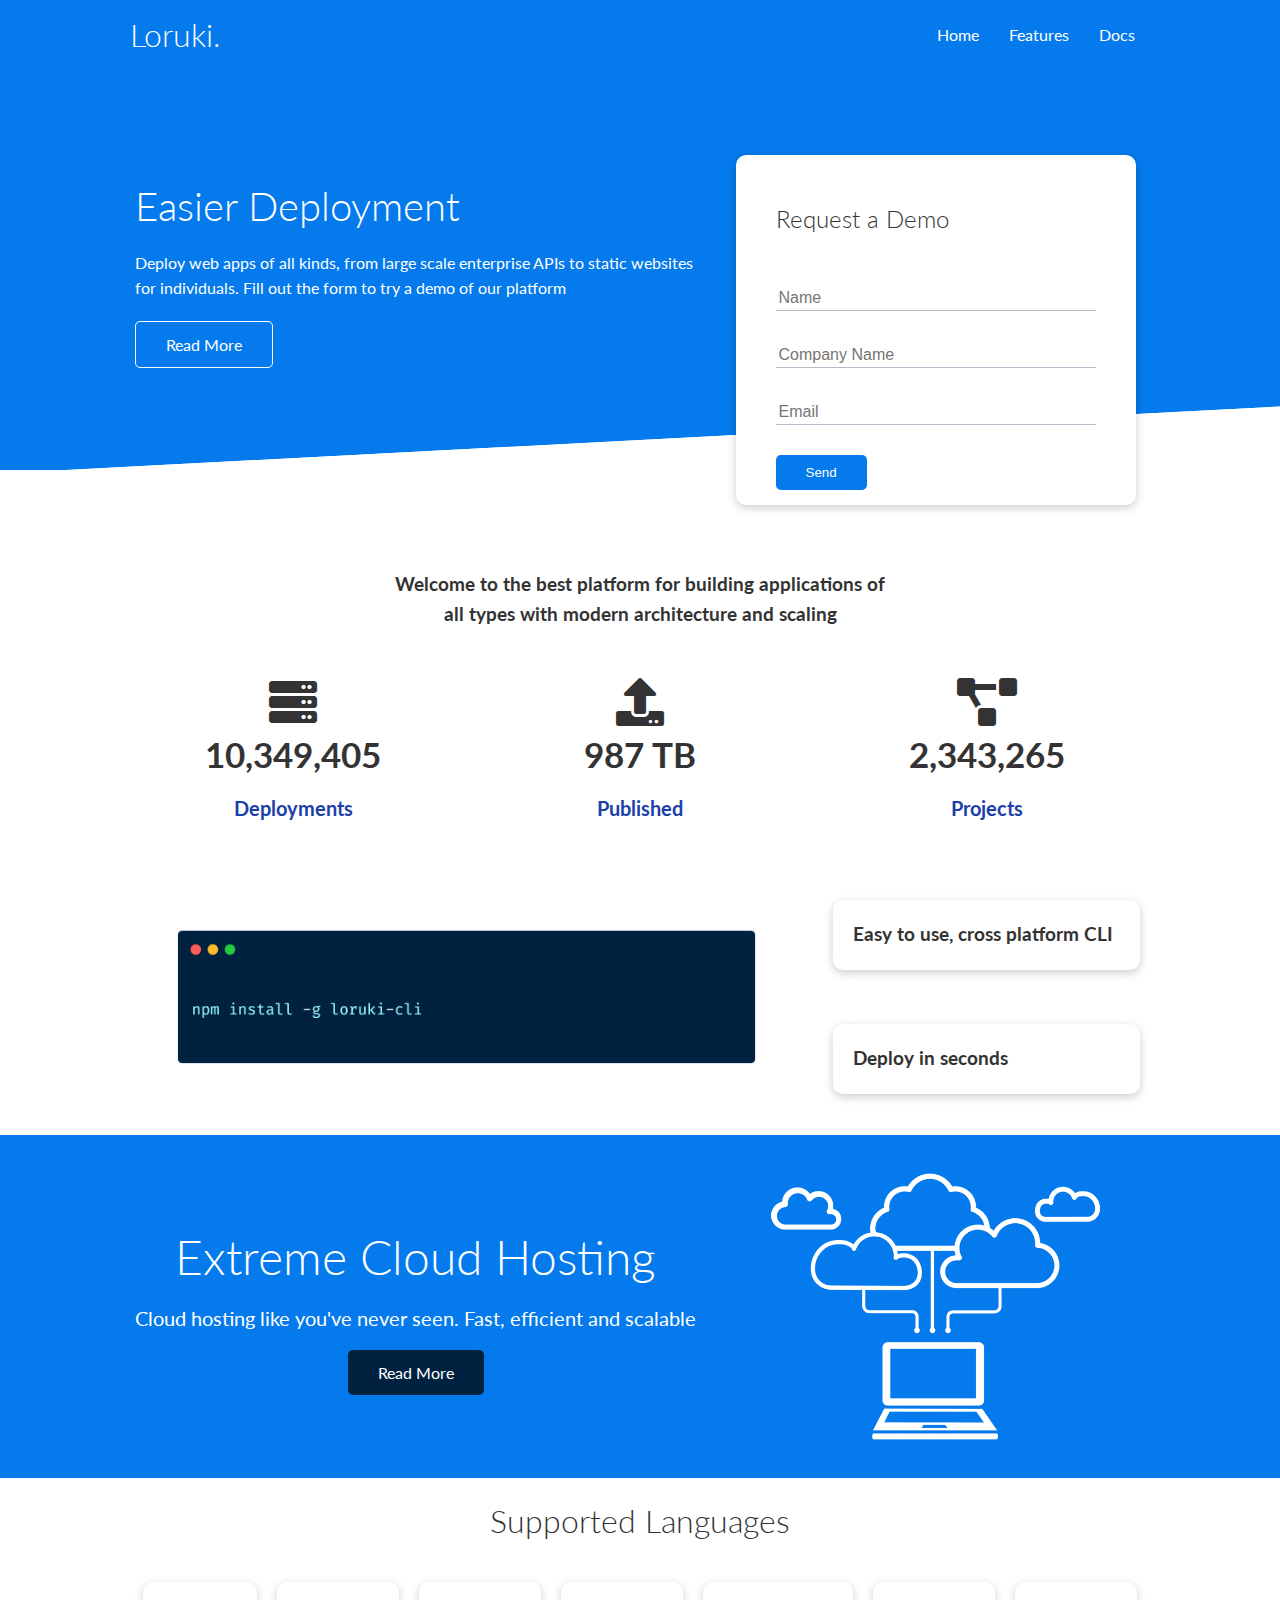
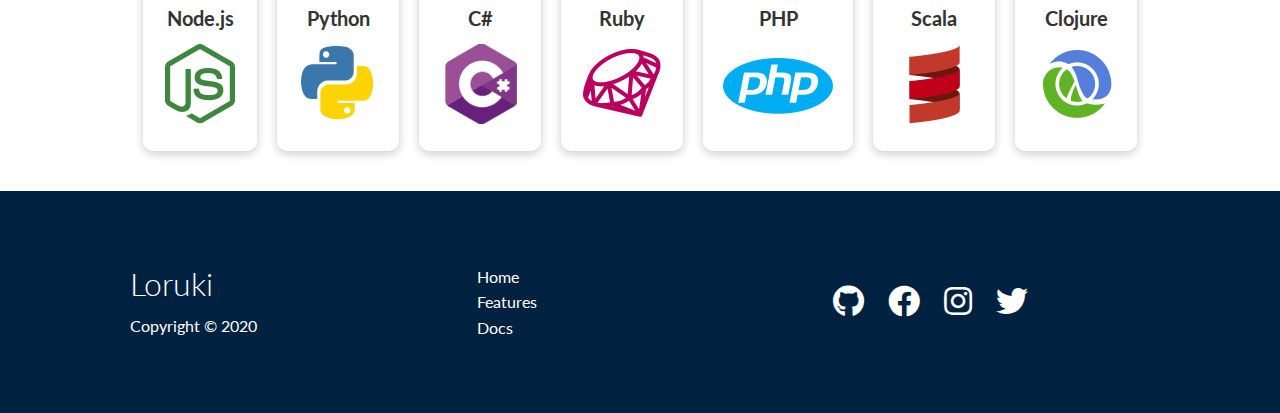
<file: index.html>
<!DOCTYPE html>
<html lang="en">
<head>
    <meta charset="UTF-8">
    <meta name="viewport" content="width=device-width, initial-scale=1.0">
    <link rel="stylesheet" href="https://cdnjs.cloudflare.com/ajax/libs/font-awesome/5.15.1/css/all.min.css" />
    <link rel="stylesheet" href="css/utilities.css">
    <link rel="stylesheet" href="css/style.css">
    <title>Loruki | Cloud Hosting For Everyone</title>
</head>
<body>
    <!-- Navbar -->
    <div class="navbar">
        <div class="container flex">
            <h1 class="logo">Loruki.</h1>
            <nav>
                <ul>
                    <li><a href="index.html">Home</a></li>
                    <li><a href="features.html">Features</a></li>
                    <li><a href="docs.html">Docs</a></li>
                </ul>
            </nav>
        </div>
    </div>
    
    <!-- Showcase -->
    <section class="showcase">
        <div class="container grid">
            <div class="showcase-text">
                <h1>Easier Deployment</h1>
                <p>Deploy web apps of all kinds, from large scale enterprise APIs to static websites for individuals. Fill out the form to try a demo of our platform</p>
                <a href="features.html" class="btn btn-outline">Read More</a>
            </div>

            <div class="showcase-form card">
                <h2>Request a Demo</h2>
                 <form name="contact" method="POST" netlify-honeypot="bot-field" data-netlify="true">
                     <input type="hidden" name="form-name" value="contact">
                     <p class="hidden">
                         <label>Dont fill this up if you're human: 
                             <input name="bot-field">
                         </label>
                     </p>
                    <div class="form-control">
                        <input type="text" name="name" placeholder="Name" required>
                    </div>
                    <div class="form-control">
                        <input type="text" name="company" placeholder="Company Name" required>
                    </div>
                    <div class="form-control">
                        <input type="email" name="email" placeholder="Email" required>
                    </div>
                    <input type="submit" value="Send" class="btn btn-primary">
                </form>
            </div>
        </div>
    </section>

    <!-- Stats -->
    <section class="stats">
        <div class="container">
            <h3 class="stats-heading text-center my-1">
                Welcome to the best platform for building applications of all types with modern architecture and scaling
            </h3>

            <div class="grid grid-3 text-center my-4">
                <div>
                    <i class="fas fa-server fa-3x"></i>
                    <h3>10,349,405</h3>
                    <p class="text-secondary">Deployments</p>
                </div>
                <div>
                    <i class="fas fa-upload fa-3x"></i>
                    <h3>987 TB</h3>
                    <p class="text-secondary">Published</p>
                </div>
                <div>
                    <i class="fas fa-project-diagram fa-3x"></i>
                    <h3>2,343,265</h3>
                    <p class="text-secondary">Projects</p>
                </div>
            </div>
        </div>
    </section>

    <!-- Cli -->
    <section class="cli">
        <div class="container grid">
            <img src="img/cli.png" alt="">
            <div class="card">
                <h3>Easy to use, cross platform CLI</h3>
            </div>
            <div class="card">
                <h3>Deploy in seconds</h3>
            </div>
        </div>
    </section>

    <!-- Cloud -->
    <section class="cloud bg-primary my-2 py-2">
        <div class="container grid">
            <div class="text-center">
                <h2 class="lg">Extreme Cloud Hosting</h2>
                <p class="lead my-1">Cloud hosting like you've never seen. Fast, efficient and scalable</p>
                <a href="features.html" class="btn btn-dark">Read More</a>
            </div>
            <img src="img/cloud.png" alt="">
        </div>
    </section>

    <!-- Languages -->
    <section class="languages">
        <h2 class="md text-center my-2">
            Supported Languages
        </h2>
        <div class="container flex">
            <div class="card">
                <h4>Node.js</h4>
                <img src="img/logo/node.png" alt="">
            </div>
            <div class="card">
                <h4>Python</h4>
                <img src="img/logo/python.png" alt="">
              </div>
              <div class="card">
                <h4>C#</h4>
                <img src="img/logo/csharp.png" alt="">
              </div>
              <div class="card">
                <h4>Ruby</h4>
                <img src="img/logo/ruby.png" alt="">
              </div>
              <div class="card">
                <h4>PHP</h4>
                <img src="img/logo/php.png" alt="">
              </div>
              <div class="card">
                <h4>Scala</h4>
                <img src="img/logo/scala.png" alt="">
              </div>
              <div class="card">
                <h4>Clojure</h4>
                <img src="img/logo/clojure.png" alt="">
              </div>
        </div>
    </section>

    <!-- Footer -->
    <footer class="footer bg-dark py-5">
        <div class="container grid grid-3">
            <div>
                <h1>Loruki
                </h1>
                <p>Copyright &copy; 2020</p>
            </div>
            <nav>
                <ul>
                    <li><a href="index.html">Home</a></li>
                    <li><a href="features.html">Features</a></li>
                    <li><a href="docs.html">Docs</a></li>
                </ul>
            </nav>
            <div class="social">
                <a href="#"><i class="fab fa-github fa-2x"></i></a>
                <a href="#"><i class="fab fa-facebook fa-2x"></i></a>
                <a href="#"><i class="fab fa-instagram fa-2x"></i></a>
                <a href="#"><i class="fab fa-twitter fa-2x"></i></a>
            </div>
        </div>
    </footer>
</body>
</html>
</file>
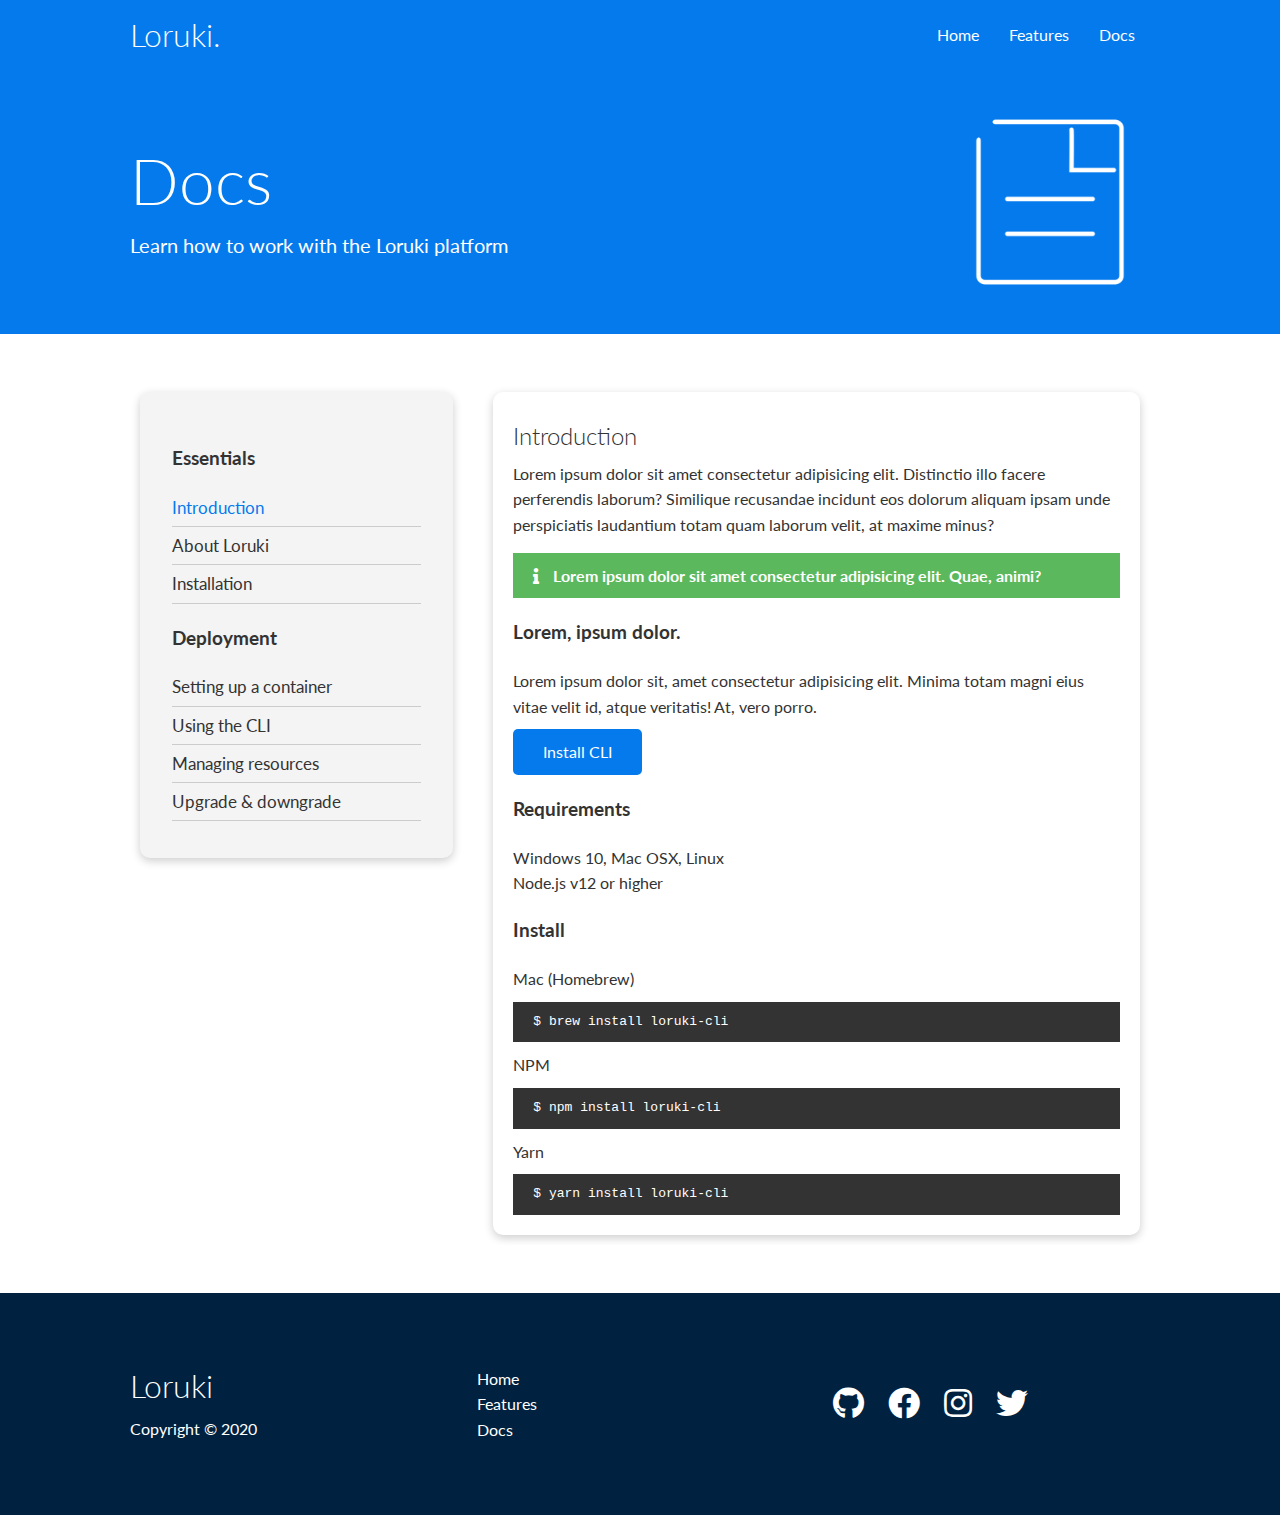
<file: docs.html>
<!DOCTYPE html>
<html lang="en">
<head>
    <meta charset="UTF-8">
    <meta name="viewport" content="width=device-width, initial-scale=1.0">
    <link rel="stylesheet" href="https://cdnjs.cloudflare.com/ajax/libs/font-awesome/5.15.1/css/all.min.css"/>
    <link rel="stylesheet" href="css/utilities.css">
    <link rel="stylesheet" href="css/style.css">
    <title>Loruki | Cloud Hosting For Everyone</title>
</head>
<body>
    <!-- Navbar -->
    <div class="navbar">
        <div class="container flex">
            <h1 class="logo">Loruki.</h1>
            <nav>
                <ul>
                    <li><a href="index.html">Home</a></li>
                    <li><a href="features.html">Features</a></li>
                    <li><a href="docs.html">Docs</a></li>
                </ul>
            </nav>
        </div>
    </div>

    <!-- Head -->
    <section class="docs-head bg-primary py-3">
        <div class="container grid">
            <div>
                <h1 class="xl">Docs</h1>
                <p class="lead">
                    Learn how to work with the Loruki platform
                </p>
            </div>
            <img src="img/docs.png" alt="">
        </div>
    </section>

    <!-- Docs main -->
    <section class="docs-main my-4">
        <div class="container grid">
            <div class="card bg-light p-3">
                <h3 class="my-2">Essentials</h3>
                <nav>
                    <ul>
                        <li><a class="text-primary" href="#">Introduction</a></li>
                        <li><a href="#">About Loruki</a></li>
                        <li><a href="#">Installation</a></li>
                    </ul>
                </nav>

                <h3 class="my-2">Deployment</h3>
                <nav>
                    <ul>
                        <li><a href="#">Setting up a container</a></li>
							<li><a href="#">Using the CLI</a></li>
							<li><a href="#">Managing resources</a></li>
							<li><a href="#">Upgrade & downgrade</a></li>
                    </ul>
                </nav>
            </div>
            <div class="card">
                <h2>Introduction</h2>
                <p>Lorem ipsum dolor sit amet consectetur adipisicing elit. Distinctio illo facere perferendis laborum? Similique recusandae incidunt eos dolorum aliquam ipsam unde perspiciatis laudantium totam quam laborum velit, at maxime minus?</p>

                <div class="alert alert-success">
                    <i class="fas fa-info"></i> Lorem ipsum dolor sit amet consectetur adipisicing elit. Quae, animi?
                </div>

                <h3>Lorem, ipsum dolor.</h3>
                <p>Lorem ipsum dolor sit, amet consectetur adipisicing elit. Minima totam magni eius vitae velit id, atque veritatis! At, vero porro.</p>
                <a href="#" class="btn btn-primary">Install CLI</a>

                <h3>Requirements</h3>
                <ul>
                    <li>Windows 10, Mac OSX, Linux</li>
                    <li>Node.js v12 or higher</li>
                </ul>

                <h3>Install</h3>
                <p>Mac (Homebrew)</p>
                <pre><code>$ brew install loruki-cli</code></pre>
                <p>NPM</p>
                <pre><code>$ npm install loruki-cli</code></pre>
                <p>Yarn</p>
                <pre><code>$ yarn install loruki-cli</code></pre>

            </div>
        </div>
    </section>
    
    <!-- Footer -->
    <footer class="footer bg-dark py-5">
        <div class="container grid grid-3">
            <div>
                <h1>Loruki
                </h1>
                <p>Copyright &copy; 2020</p>
            </div>
            <nav>
                <ul>
                    <li><a href="index.html">Home</a></li>
                    <li><a href="features.html">Features</a></li>
                    <li><a href="docs.html">Docs</a></li>
                </ul>
            </nav>
            <div class="social">
                <a href="#"><i class="fab fa-github fa-2x"></i></a>
                <a href="#"><i class="fab fa-facebook fa-2x"></i></a>
                <a href="#"><i class="fab fa-instagram fa-2x"></i></a>
                <a href="#"><i class="fab fa-twitter fa-2x"></i></a>
            </div>
        </div>
    </footer>
</body>
</html>
</file>
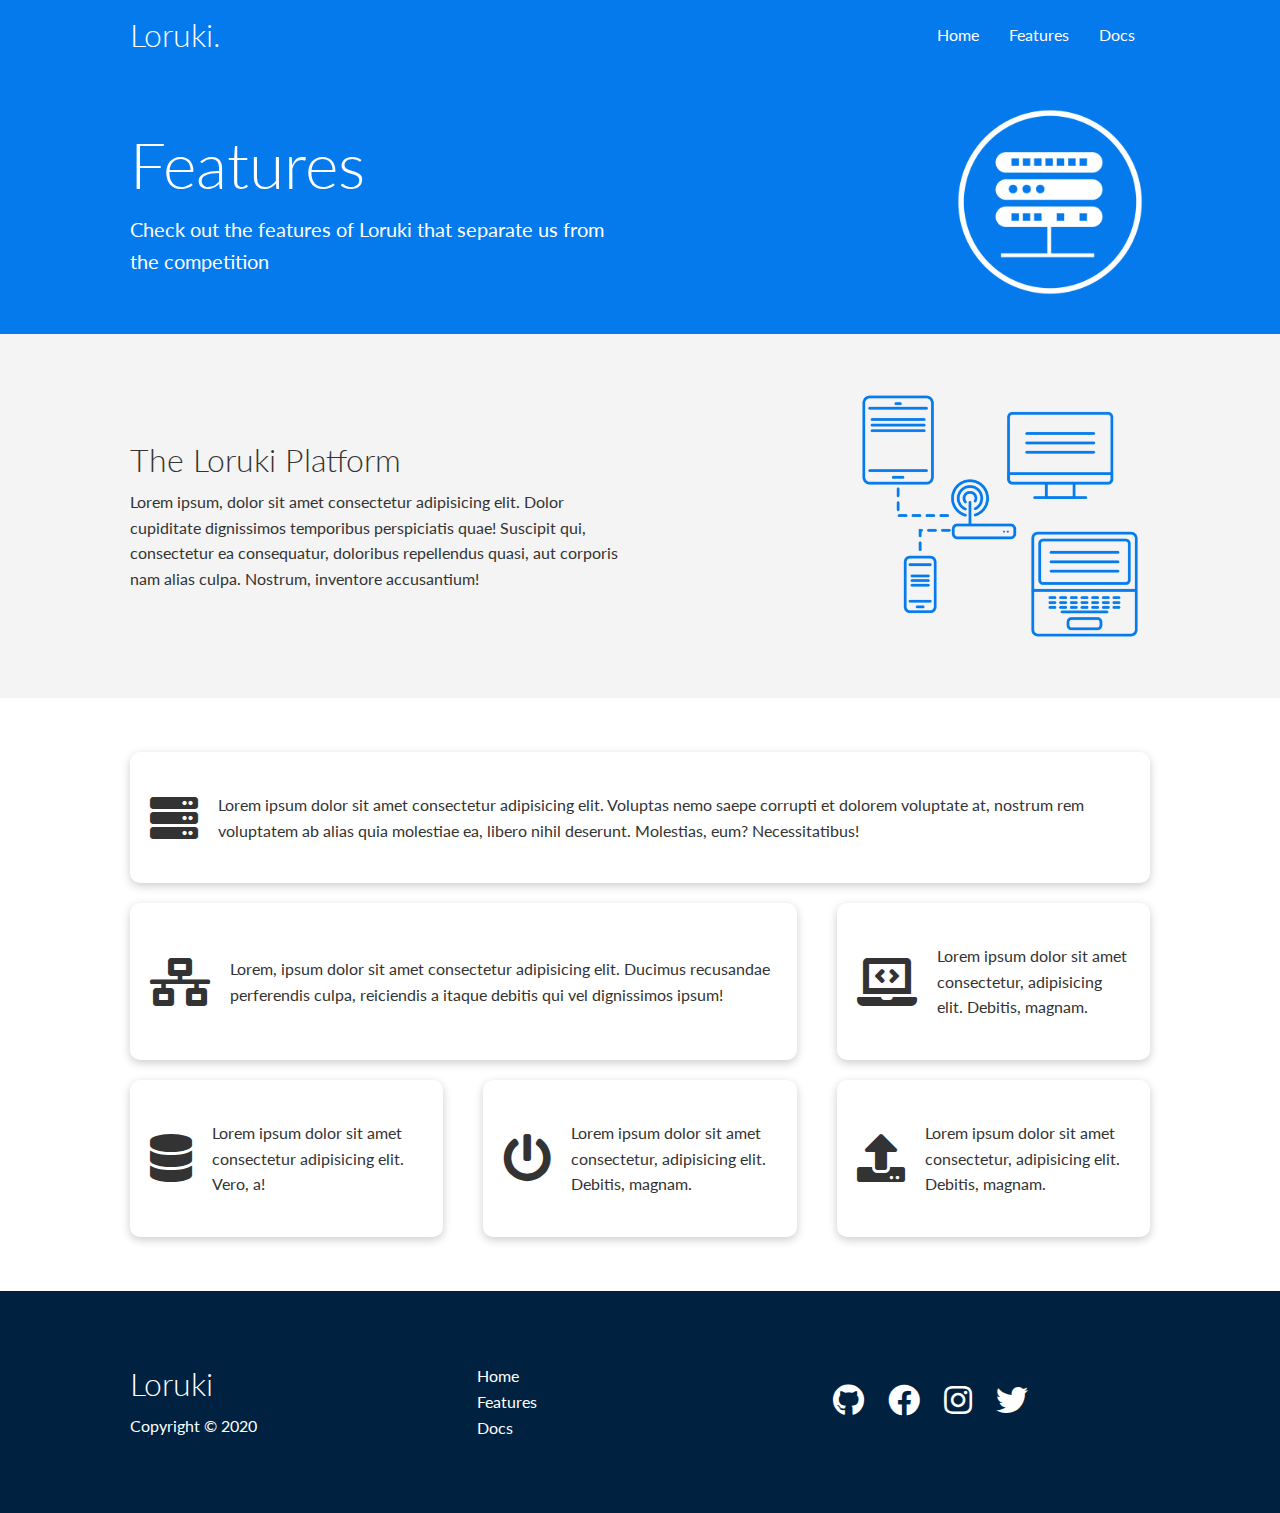
<file: features.html>
<!DOCTYPE html>
<html lang="en">
<head>
    <meta charset="UTF-8">
    <meta name="viewport" content="width=device-width, initial-scale=1.0">
    <link rel="stylesheet" href="https://cdnjs.cloudflare.com/ajax/libs/font-awesome/5.15.1/css/all.min.css"/>
    <link rel="stylesheet" href="css/utilities.css">
    <link rel="stylesheet" href="css/style.css">
    <title>Loruki | Cloud Hosting For Everyone</title>
</head>
<body>
    <!-- Navbar -->
    <div class="navbar">
        <div class="container flex">
            <h1 class="logo">Loruki.</h1>
            <nav>
                <ul>
                    <li><a href="index.html">Home</a></li>
                    <li><a href="features.html">Features</a></li>
                    <li><a href="docs.html">Docs</a></li>
                </ul>
            </nav>
        </div>
    </div>

    <!-- Head -->
    <section class="features-head bg-primary py-3">
        <div class="container grid">
            <div>
                <h1 class="xl">Features</h1>
                <p class="lead">
                    Check out the features of Loruki that separate us from the
						competition
                </p>
            </div>
            <img src="img/server.png" alt="">
        </div>
    </section>

    <!-- Sub head -->
    <section class="features-sub-head bg-light py-3">
        <div class="container grid">
            <div>
                <h1 class="md">The Loruki Platform</h1>
                <p>
                    Lorem ipsum, dolor sit amet consectetur adipisicing elit. Dolor cupiditate dignissimos temporibus perspiciatis quae! Suscipit qui, consectetur ea consequatur, doloribus repellendus quasi, aut corporis nam alias culpa. Nostrum, inventore accusantium!
                </p>
            </div>
            <img src="img/server2.png" alt="">
        </div>
    </section>

    <section class="features-main my-2">
        <div class="container grid grid-3">
            <div class="card flex">
                <i class="fas fa-server fa-3x"></i>
                <p>Lorem ipsum dolor sit amet consectetur adipisicing elit. Voluptas nemo saepe corrupti et dolorem voluptate at, nostrum rem voluptatem ab alias quia molestiae ea, libero nihil deserunt. Molestias, eum? Necessitatibus!</p>
            </div>
            <div class="card flex">
                <i class="fas fa-network-wired fa-3x"></i>
                <p>
                    Lorem, ipsum dolor sit amet consectetur adipisicing elit. Ducimus
                    recusandae perferendis culpa, reiciendis a itaque debitis qui vel
                    dignissimos ipsum!
                </p>
            </div>
            <div class="card flex">
                <i class="fas fa-laptop-code fa-3x"></i>
                <p>
                    Lorem ipsum dolor sit amet consectetur, adipisicing elit. Debitis,
                    magnam.
                </p>
            </div>
            <div class="card flex">
                <i class="fas fa-database fa-3x"></i>
                <p>
                    Lorem ipsum dolor sit amet consectetur adipisicing elit. Vero, a!
                </p>
            </div>
            <div class="card flex">
                <i class="fas fa-power-off fa-3x"></i>
                <p>
                    Lorem ipsum dolor sit amet consectetur, adipisicing elit. Debitis,
                    magnam.
                </p>
            </div>
            <div class="card flex">
                <i class="fas fa-upload fa-3x"></i>
                <p>
                    Lorem ipsum dolor sit amet consectetur, adipisicing elit. Debitis,
                    magnam.
                </p>
            </div>
        </div>
    </section>

    <!-- Footer -->
    <footer class="footer bg-dark py-5">
        <div class="container grid grid-3">
            <div>
                <h1>Loruki
                </h1>
                <p>Copyright &copy; 2020</p>
            </div>
            <nav>
                <ul>
                    <li><a href="index.html">Home</a></li>
                    <li><a href="features.html">Features</a></li>
                    <li><a href="docs.html">Docs</a></li>
                </ul>
            </nav>
            <div class="social">
                <a href="#"><i class="fab fa-github fa-2x"></i></a>
                <a href="#"><i class="fab fa-facebook fa-2x"></i></a>
                <a href="#"><i class="fab fa-instagram fa-2x"></i></a>
                <a href="#"><i class="fab fa-twitter fa-2x"></i></a>
            </div>
        </div>
    </footer>
</body>
</html>
</file>
<file: css/utilities.css>
.container {
    max-width: 1100px;
    margin: 0 auto;
    overflow: auto;
    padding: 0 40px;
}
.card {
    background-color: #fff;
    color: #333;
    border-radius: 10px;
    box-shadow: 0 3px 10px rgb(0,0,0,0.2);
    padding: 20px;
    margin: 10px;
}
.btn {
    display: inline-block;
    padding: 10px 30px;
    cursor: pointer;
    background-color: var(--primary-color);
    color: #fff;
    border: none;
    border-radius: 5px;
}
.btn-outline {
    background-color: transparent;
    border: 1px solid #fff;
}

.btn:hover {
    transform: scale(0.98);
}

/* background & colored buttons */
.bg-primary, 
.btn-primary {
    background-color: var(--primary-color);
    color: #fff;
}
.bg-secondary, 
.btn-secondary {
    background-color: var(--secondary-color);
    color: #fff;
}
.bg-dark, 
.btn-dark {
    background-color: var(--dark-color);
    color: #fff;
}
.bg-light, 
.btn-light {
    background-color: var(--light-color);
    color: #333;
}
.bg-primary a,
.btn-primary a,
.bg-secondary a,
.btn-secondary a,
.bg-dark a,
.btn-dark a {
    color: #fff;
}
/*  */

/* text-color */
.text-primary {
    color: var(--primary-color);
}
.text-secondary {
    color: var(--secondary-color);
}
.text-dark {
    color: var(--dark-color);
}
.text-light {
    color: var(--light-color);
}

/* text size */
.lead {
    font-size: 20px;
}
.sm {
    font-size: 1rem;
}
.md {
    font-size: 2rem;
}
.lg {
    font-size: 3rem;
}
.xl {
    font-size: 4rem;
}
/*  */

.text-center {
    text-align: center;
}
/* alert */
.alert {
    background-color: var(--light-color);
    padding: 10px 20px;
    font-weight: bold;
    margin: 15px 0;
}
.alert i {
    margin-right: 10px;
}
.alert-success {
    background-color: var(--success-color);
    color: #fff;
}
.alert-error {
    background-color: var(--error-color);
    color: #fff;
}
/*  */
.flex {
    display: flex;
    justify-content: center;
    align-items: center;
    height: 100%;
} 
.grid {
    display: grid;
    grid-template-columns: repeat(2, 1fr); 
    gap: 20px;
    justify-content: center;
    align-items: center;
    height: 100%;
}
.grid-3 {
    grid-template-columns: repeat(3, 1fr);
}
/* margin top bottom*/
.my-1 {
    margin: 1rem 0;
}
.my-2 {
    margin: 1.5rem 0;
}
.my-3 {
    margin: 2rem 0;
}
.my-4 {
    margin: 3rem 0;
}
.my-5 {
    margin: 4rem 0;
}
/*  */
/* margin */
.m-1 {
    margin: 1rem;
}
.m-2 {
    margin: 1.5rem;
}
.m-3 {
    margin: 2rem;
}
.m-4 {
    margin: 3rem;
}
.m-5 {
    margin: 4rem;
}
/*  */
/* padding top bottom */
.py-1 {
    padding: 1rem 0;
}
.py-2 {
    padding: 1.5rem 0; 
}
.py-3 {
    padding: 2rem 0;
}
.py-4 {
    padding: 3rem 0;
}
.py-5 {
    padding: 4rem 0;
}
/*  */
/* padding */
.p-1 {
    padding: 1rem;
}
.p-2 {
    padding: 1.5rem;
}
.p-3 {
    padding: 2rem;
}
.p-4 {
    padding: 3rem;
}
.p-5 {
    padding: 4rem;
}
/*  */
</file>
<file: css/style.css>
@import url('https://fonts.googleapis.com/css2?family=Lato:wght@300&display=swap');

:root {
  --primary-color: #047aed;
  --secondary-color: #1c3fa8;
  --dark-color: #002240;
  --light-color: #f4f4f4;
  --success-color: #5cb85c;
  --error-color: #d9534f;
}

* {
  box-sizing: border-box;
  padding: 0;
  margin: 0;
}

body {
  font-family: 'Lato', sans-serif;
  color: #333;
  line-height: 1.6;
}

ul {
  list-style-type: none;
}

a {
  text-decoration: none;
  color: #333;
}

h1,
h2 {
  font-weight: 300;
  line-height: 1.2;
  margin: 10px 0;
}

p {
  margin: 10px 0;
}

img {
  width: 100%;
}

code,
pre {
  background: #333;
  color: #fff;
  padding: 10px;
}

.hidden {
  visibility: hidden;
  height: 0;
}

/* Navbar */
.navbar {
  background-color: var(--primary-color);
  color: #fff;
  height: 70px;
}

.navbar ul {
  display: flex;
}

.navbar a {
  color: #fff;
  padding: 10px;
  margin: 0 5px;
}

.navbar a:hover {
  border-bottom: 2px #fff solid;
}

.navbar .flex {
  justify-content: space-between;
}

/* Showcase */
.showcase {
  height: 400px;
  background-color: var(--primary-color);
  color: #fff;
  position: relative;
}

.showcase h1 {
  font-size: 40px;
}

.showcase p {
  margin: 20px 0;
}

.showcase .grid {
  overflow: visible;
  grid-template-columns: 55% auto;
  gap: 30px;
}

.showcase-text {
  animation: slideInFromLeft 1s ease-in;
}

.showcase-form {
  position: relative;
  top: 60px;
  height: 350px;
  width: 400px;
  padding: 40px;
  z-index: 100;
  justify-self: flex-end;
  animation: slideInFromRight 1s ease-in;
}

.showcase-form .form-control {
  margin: 30px 0;
}

.showcase-form input[type='text'],
.showcase-form input[type='email'] {
  border: 0;
  border-bottom: 1px solid #b4becb;
  width: 100%;
  padding: 3px;
  font-size: 16px;
}

.showcase-form input:focus {
  outline: none;
}

.showcase::before,
.showcase::after {
  content: '';
  position: absolute;
  height: 100px;
  bottom: -70px;
  right: 0;
  left: 0;
  background: #fff;
  transform: skewY(-3deg);
  -webkit-transform: skewY(-3deg);
  -moz-transform: skewY(-3deg);
  -ms-transform: skewY(-3deg);
}

/* Stats */
.stats {
  padding-top: 100px;
  animation: slideInFromBottom 1s ease-in;
}

.stats-heading {
  max-width: 500px;
  margin: auto;
}

.stats .grid h3 {
  font-size: 35px;
}

.stats .grid p {
  font-size: 20px;
  font-weight: bold;
}

/* Cli */
.cli .grid {
  grid-template-columns: repeat(3, 1fr);
  grid-template-rows: repeat(2, 1fr);
}

.cli .grid > *:first-child {
  grid-column: 1 / span 2;
  grid-row: 1 / span 2;
}

/* Cloud */
.cloud .grid {
  grid-template-columns: 4fr 3fr;
}

/* Languages */

.languages .flex {
  flex-wrap: wrap;
}

.languages .card {
  text-align: center;
  margin: 18px 10px 40px;
  transition: transform 0.2s ease-in;
}

.languages .card h4 {
  font-size: 20px;
  margin-bottom: 10px;
}

.languages .card:hover {
  transform: translateY(-15px);
}

/* Features */
.features-head img,
.docs-head img {
  width: 200px;
  justify-self: flex-end;
}

.features-sub-head img {
  width: 300px;
  justify-self: flex-end;
}

.features-main .card > i {
  margin-right: 20px;
}

.features-main .grid {
  padding: 30px;
}

.features-main .grid > *:first-child {
  grid-column: 1 / span 3;
}

.features-main .grid > *:nth-child(2) {
  grid-column: 1 / span 2;
}

/* Docs */
.docs-main h3 {
  margin: 20px 0;
}

.docs-main .grid {
  grid-template-columns: 1fr 2fr;
  align-items: flex-start;
}

.docs-main nav li {
  font-size: 17px;
  padding-bottom: 5px;
  margin-bottom: 5px;
  border-bottom: 1px #ccc solid;
}

.docs-main a:hover {
  font-weight: bold;
}

/* Footer */
.footer .social a {
  margin: 0 10px;
}

/* Animations */
@keyframes slideInFromLeft {
  0% {
    transform: translateX(-100%);
  }

  100% {
    transform: translateX(0);
  }
}

@keyframes slideInFromRight {
  0% {
    transform: translateX(100%);
  }

  100% {
    transform: translateX(0);
  }
}

@keyframes slideInFromTop {
  0% {
    transform: translateY(-100%);
  }

  100% {
    transform: translateX(0);
  }
}

@keyframes slideInFromBottom {
  0% {
    transform: translateY(100%);
  }

  100% {
    transform: translateX(0);
  }
}

/* Tablets and under */
@media (max-width: 768px) {
  .grid,
  .showcase .grid,
  .stats .grid,
  .cli .grid,
  .cloud .grid,
  .features-main .grid,
  .docs-main .grid {
    grid-template-columns: 1fr;
    grid-template-rows: 1fr;
  }

  .showcase {
    height: auto;
  }

  .showcase-text {
    text-align: center;
    margin-top: 40px;
    animation: slideInFromTop 1s ease-in;
  }

  .showcase-form {
    justify-self: center;
    margin: auto;
    animation: slideInFromBottom 1s ease-in;
  }

  .cli .grid > *:first-child {
    grid-column: 1;
    grid-row: 1;
  }

  .features-head,
  .features-sub-head,
  .docs-head {
    text-align: center;
  }

  .features-head img,
  .features-sub-head img,
  .docs-head img {
    justify-self: center;
  }

  .features-main .grid > *:first-child,
  .features-main .grid > *:nth-child(2) {
    grid-column: 1;
  }
}

/* Mobile */
@media (max-width: 500px) {
  .navbar {
    height: 110px;
  }

  .navbar .flex {
    flex-direction: column;
  }

  .navbar ul {
    padding: 10px;
    background-color: rgba(0, 0, 0, 0.1);
  }
  
  .showcase-form {
    width: 300px;
  }
}
</file>
